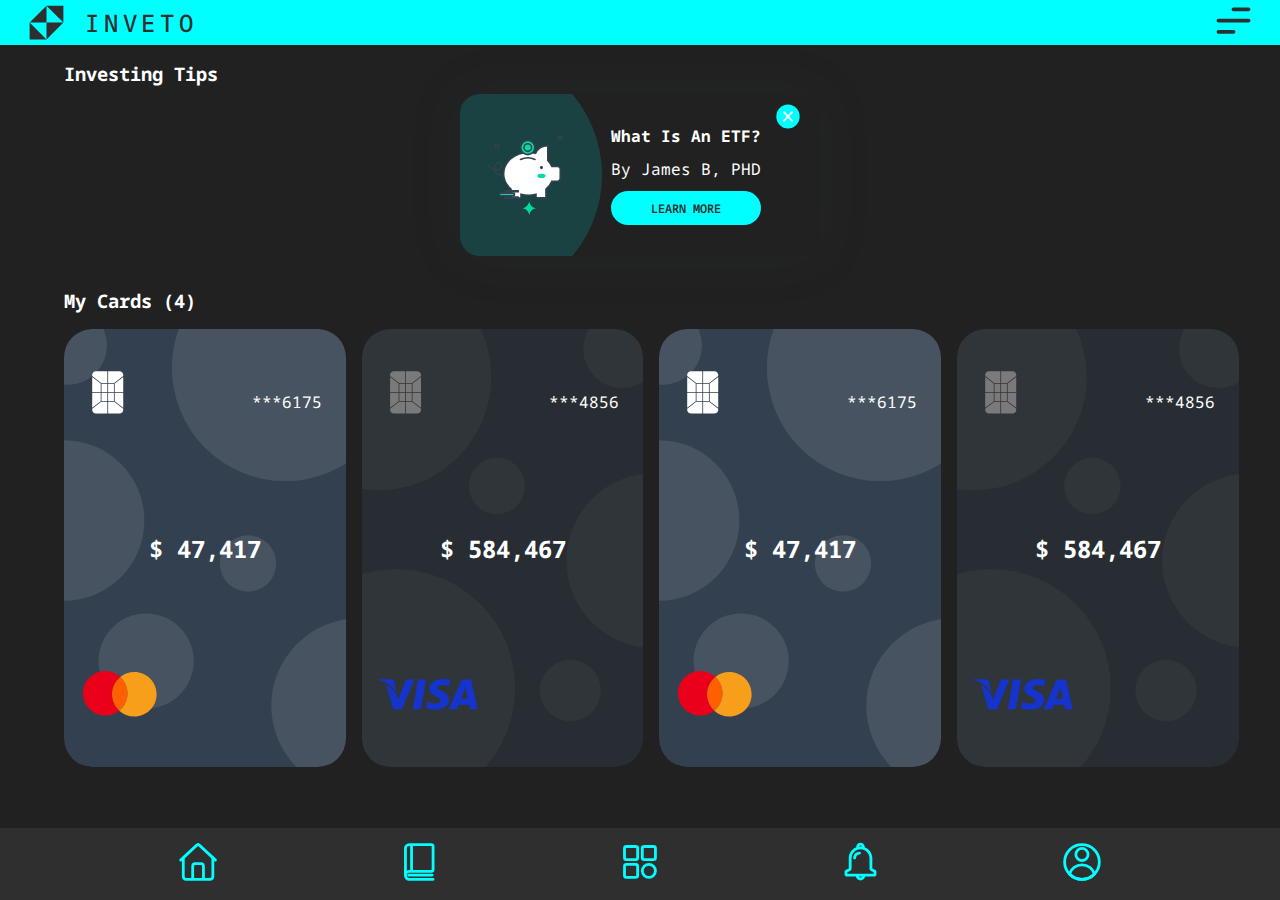
<file: index.html>
<!DOCTYPE html>
<html lang="en">

<head>
  <meta charset="UTF-8">
  <meta name="viewport" content="width=device-width, initial-scale=1.0">
  <title>INVETO</title>
  <script src="js/app.js" type="module" defer></script>
  <link rel="shortcut icon" href="storage/img/icono0.svg" type="image/svg">
  <link href='https://unpkg.com/boxicons@2.1.4/css/boxicons.min.css' rel='stylesheet'>
  <link rel="stylesheet" href="css/style.css">

</head>

<body>
  <header>
    <div class="logo">
      <img src="storage/img/logo.svg" />
      <h1>INVETO</h1>
    </div>
    <div class="top-menu">
      <img src="storage/img/menu-top.svg" />
    </div>
  </header>

</html>
<link rel="shortcut icon" href="storage/img/icono0.svg" type="image/svg" />
<link href="https://unpkg.com/boxicons@2.1.4/css/boxicons.min.css" rel="stylesheet" />
<link rel="stylesheet" href="css/style.css" />
</head>
<section class="banner">
  <article class="banner-title">
    <h3>Investing Tips</h3>
  </article>
  <article class="banner-card">
    <a><img id="close-icon" src="storage/img/close-icon.svg"></a>
    <div class="circle"></div>
    <img src="storage/img/icono0.svg" />
    <div class="banner-info">
      <h3>What is an ETF?</h3>
      <p>By James B, PHD</p>
      <a>LEARN MORE</a>
    </div>
  </article>
</section>
<main>
  <article class="main-title">
    <h3>My Cards (4)</h3>
  </article>
  <article class="cards">
    <div class="card">
      <p>***6175</p>
      <h2>$ 47,417</h2>
      <img class="card-bg" src="storage/img/card.svg" />
      <img class="logo" src="storage/img/mastercard.svg" />
    </div>
    <div class="card">
      <p>***4856</p>
      <h2>$ 584,467</h2>
      <img class="card-bg" src="storage/img/cardLoad.svg" />
      <img class="logo" src="storage/img/visa.svg" />
    </div>
    <div class="card">
      <p>***6175</p>
      <h2>$ 47,417</h2>
      <img class="card-bg" src="storage/img/card.svg" />
      <img class="logo" src="storage/img/mastercard.svg" />
    </div>
    <div class="card">
      <p>***4856</p>
      <h2>$ 584,467</h2>
      <img class="card-bg" src="storage/img/cardLoad.svg" />
      <img class="logo" src="storage/img/visa.svg" />
    </div>
  </article>
</main>
<nav>
  <ul>
    <li><a href="#"><img src="storage/img/home.svg" alt=""></a></li>
    <li><a href="views/balance.html"><img src="storage/img/content.svg" alt=""></a></li>
    <li><a href="index.html"><img src="storage/img/menu.svg" alt=""></a></li>
    <li><a href="#"><img src="storage/img/notification.svg" alt=""></a></li>
    <li><a href="views/profile.html"><img src="storage/img/user.svg" alt=""></a></li>
  </ul>
</nav>
</body>

</html>
</file>
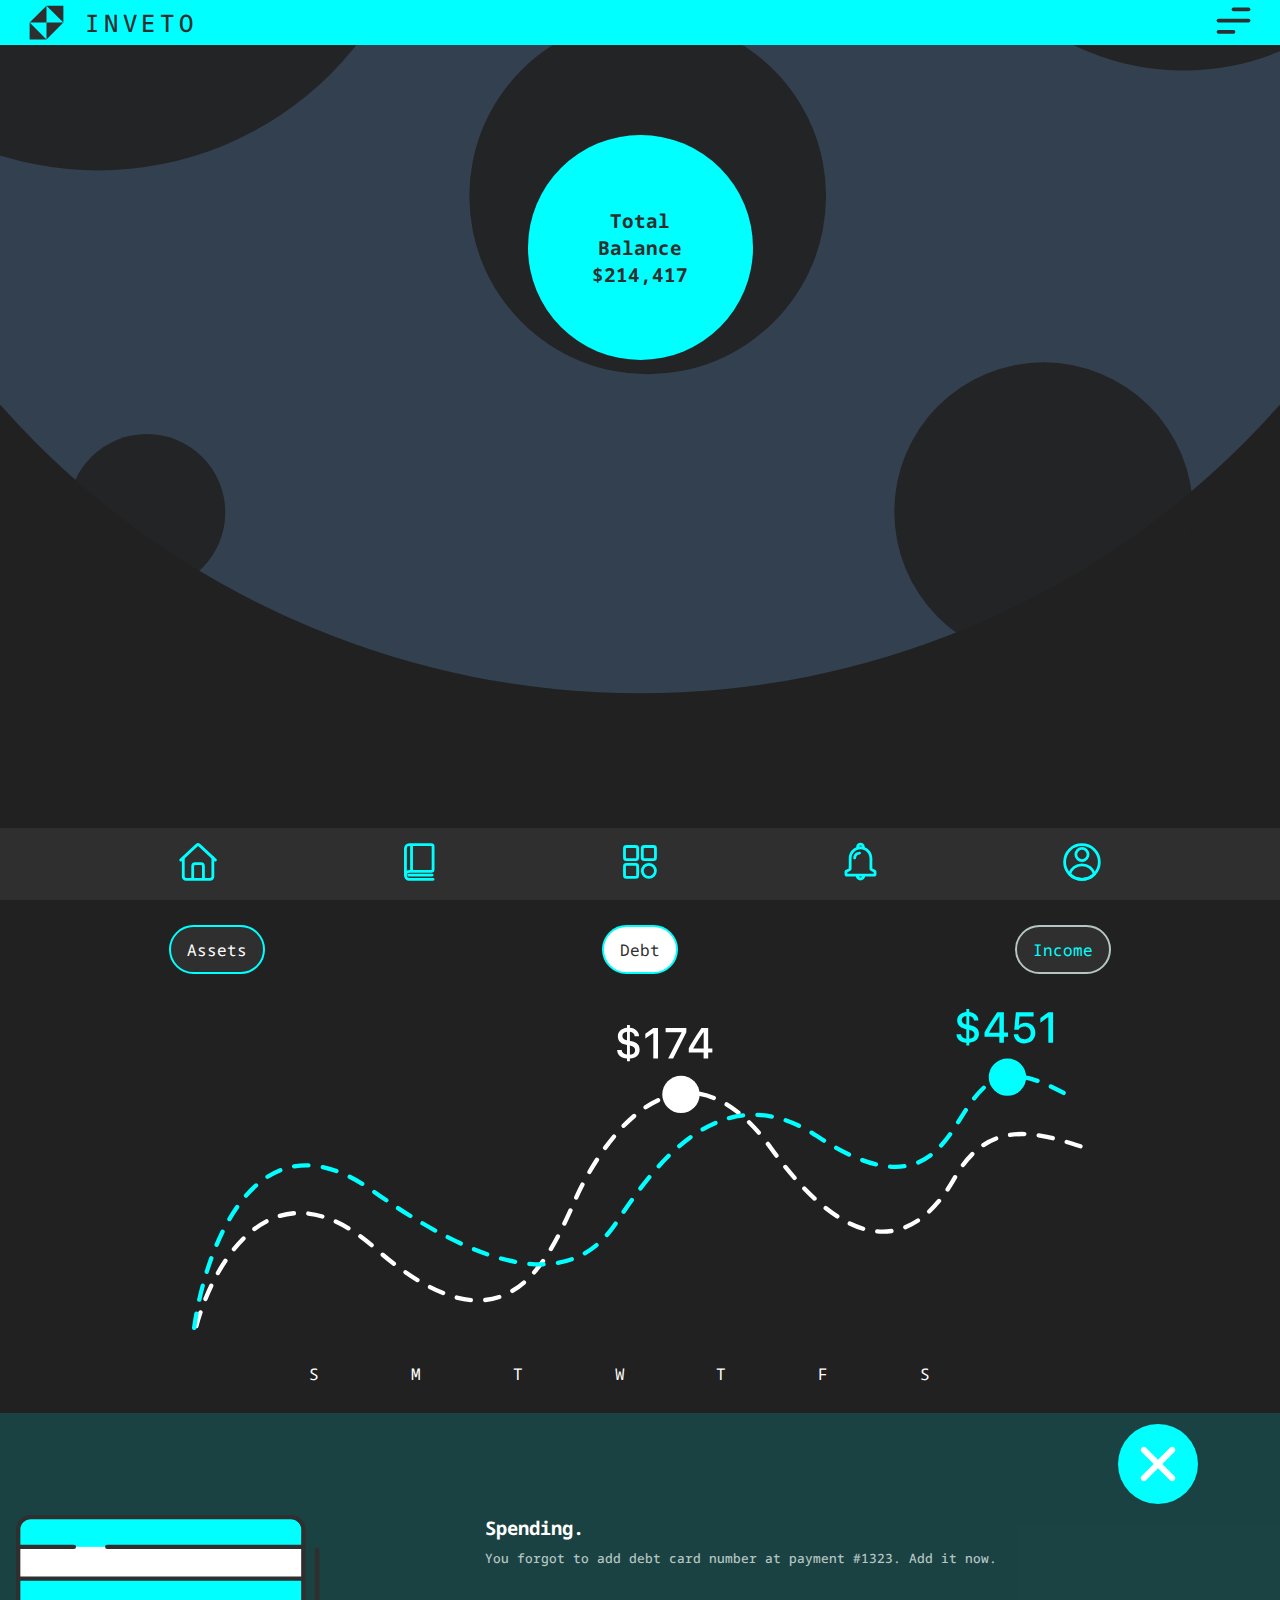
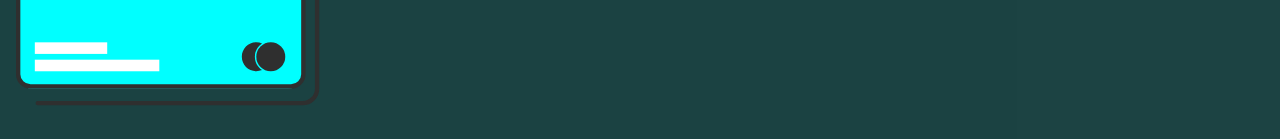
<file: views/balance.html>
<!DOCTYPE html>
<html lang="en">

<head>
    <meta charset="UTF-8">
    <meta name="viewport" content="width=device-width, initial-scale=1.0">
    <title>INVETO</title>
    <script src="../js/app.js" type="module" defer></script>
    <link rel="shortcut icon" href="../storage/img/icono0.svg" type="image/svg">
    <link href='https://unpkg.com/boxicons@2.1.4/css/boxicons.min.css' rel='stylesheet'>
    <link rel="stylesheet" href="../css/style.css">

</head>

<body>
    <header>
        <div class="logo">
          <img src="../storage/img/logo.svg" />
          <h1>INVETO</h1>
        </div>
        <div class="top-menu">
          <img src="../storage/img/menu-top.svg" />
        </div>
      </header>
    <section class="total-balance">
        <img src="../storage/img/balance-pattern.svg" />
        <div><h2>Total<br>Balance<br>$214,417</h2></div>
    </section>

    <section class="middle-nav">
        <a href="#">Assets</a>
        <a href="#">Debt</a>
        <a href="#">Income</a>
    </section>

    <section class="balance-chart">
        <img src="../storage/img/balance-chart.svg" />
        <article>S M T W T F S</article>
    </section>

    <section class="lower-banner">
        <img id="card-icon" src="../storage/img/card-icon.svg" />
        <article>
            <h3>Spending.</h3>
            <p>You forgot to add debt card number at payment #1323. Add it now.</p>
        </article>
        <img id="close-icon2" src="../storage/img/close-icon.svg" />
    </section>
    <nav>
        <ul>
            <li><a href="#"><img src="../storage/img/home.svg" alt=""></a></li>
            <li><a href="balance.html"><img src="../storage/img/content.svg" alt=""></a></li>
            <li><a href="../index.html"><img src="../storage/img/menu.svg" alt=""></a></li>
            <li><a href="#"><img src="../storage/img/notification.svg" alt=""></a></li>
            <li><a href="profile.html"><img src="../storage/img/user.svg" alt=""></a></li>
        </ul>
    </nav>
</body>

</html>
</file>
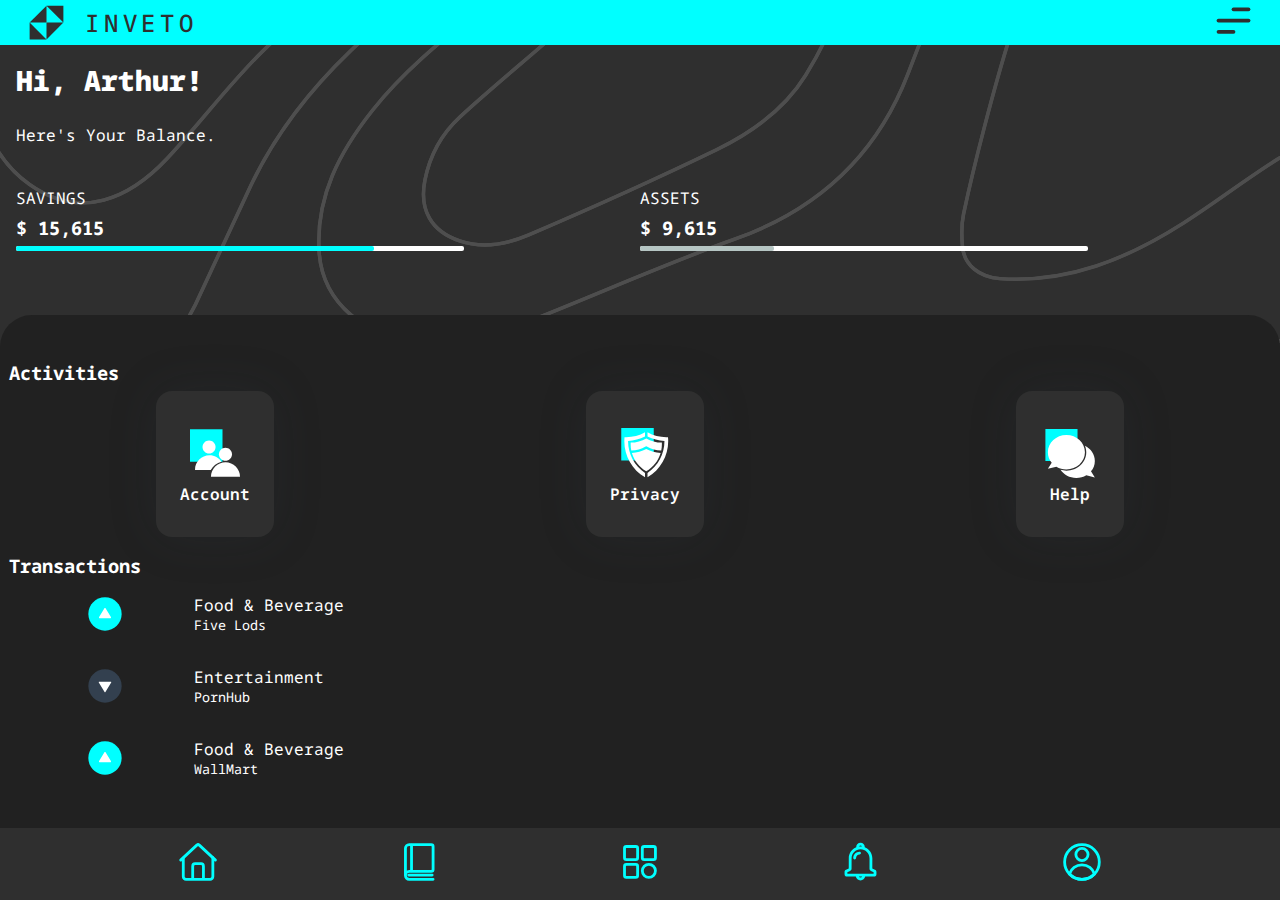
<file: views/profile.html>
<!DOCTYPE html>
<html lang="en">

<head>
    <meta charset="UTF-8">
    <meta name="viewport" content="width=device-width, initial-scale=1.0">
    <title>INVETO</title>
    <script src="../js/app.js" type="module" defer></script>
    <link rel="shortcut icon" href="../storage/img/icono0.svg" type="image/svg">
    <link href='https://unpkg.com/boxicons@2.1.4/css/boxicons.min.css' rel='stylesheet'>
    <link rel="stylesheet" href="../css/style.css">

</head>

<body>
    <main id="profile">
        <header>
            <div class="logo">
                <img src="../storage/img/logo.svg" />
                <h1>INVETO</h1>
            </div>
            <div class="top-menu">
                <img src="../storage/img/menu-top.svg" />
            </div>
        </header>
        <section class="profile-banner">
            <h1 id="greeting">Hi, Arthur!</h1>
            <p>Here's Your Balance.</p>
            <article>
                <p>SAVINGS</p>
                <h3>$ 15,615</h3>
                <div class="balance-bar">
                    <div id="progress-bar-1"></div>
                </div>
            </article>
            <article>
                <p>ASSETS</p>
                <h3>$ 9,615</h3>
                <div class="balance-bar">
                    <div id="progress-bar-2"></div>
                </div>
            </article>
        </section>
        <section class="main-content">
            <h3>Activities</h3>
            <div class="activities">
                <article>
                    <img src="../storage/img/account.svg" />
                    <p>Account</p>
                </article>
                <article>
                    <img src="../storage/img/privacy.svg" />
                    <p>Privacy</p>
                </article>
                <article>
                    <img src="../storage/img/help.svg" />
                    <p>Help</p>
                </article>
            </div>
            <h3>Transactions</h3>
            <div class="transactions">
                <article>
                    <img src="../storage/img/balance-up.svg" />
                    <p>Food & Beverage</p>
                    <small>Five Lods</small>
                </article>
                <article>
                    <img src="../storage/img/balance-down.svg" />
                    <p>Entertainment</p>
                    <small>PornHub</small>
                </article>
                <article>
                    <img src="../storage/img/balance-up.svg" />
                    <p>Food & Beverage</p>
                    <small>WallMart</small>
                </article>
                <article>
                    <img src="../storage/img/balance-down.svg" />
                    <p>Shopping</p>
                    <small>Target</small>
                </article>
                <article>
                    <img src="../storage/img/balance-up.svg" />
                    <p>Subscriptions</p>
                    <small>Netflix</small>
                </article>
                <article>
                    <img src="../storage/img/balance-down.svg" />
                    <p>Shopping</p>
                    <small>Oxxo</small>
                </article>
            </div>
        </section>
    </main>
    <nav>
        <ul>
            <li><a href="#"><img src="../storage/img/home.svg" alt=""></a></li>
            <li><a href="balance.html"><img src="../storage/img/content.svg" alt=""></a></li>
            <li><a href="../index.html"><img src="../storage/img/menu.svg" alt=""></a></li>
            <li><a href="#"><img src="../storage/img/notification.svg" alt=""></a></li>
            <li><a href="profile.html"><img src="../storage/img/user.svg" alt=""></a></li>
        </ul>
    </nav>
</body>

</html>
</file>
<file: css/style.css>
@import url(variables.css);
* {
  margin: 0;
  padding: 0;
  box-sizing: border-box;
  font-family: "Noto Sans Mono", sans-serif;
  color: var(--text-color);
}

a {
  text-decoration: none;
}

body {
  max-height: 92svh;
  background-color: var(--background-color);
}

header {
  background-color: var(--primary-color);
  height: 5svh;
  display: flex;
  justify-content: space-between;
  align-items: center;
  padding: 0 1.5em;
}

header .logo {
  display: flex;
  align-items: center;
  column-gap: 1em;
  letter-spacing: 0.3em;
  color: var(--secondary-color);
}

header .logo h1 {
  font-size: 1.5rem;
  font-weight: 500;
  color: var(--secondary-color);
}

header img {
  height: 5svh;
}

h3 {
  text-transform: capitalize;
  color: var(--text-color);
}

.banner {
  padding: 1em 0;
  display: flex;
  flex-direction: column;
  align-items: center;
}

.banner-title {
  width: 90%;
  padding-bottom: 0.5em;
}

.banner-card {
  width: 90%;
  max-width: 360px;
  height: 18svh;
  box-shadow: 0 0 50px 0 rgba(51, 64, 79, 0.15);
  border-radius: 20px;
  display: flex;
  align-items: center;
  justify-content: center;
  position: relative;
  overflow: hidden;
}

.banner-card img {
  height: 80px;
  padding: 0 3em 0 0;
  z-index: 1;
}

.banner-card .circle {
  position: absolute;
  width: 250px;
  height: 250px;
  background-color: var(--light-primary-color);
  border-radius: 50%;
  left: -30%;
}

#close-icon {
  position: absolute;
  top: 0.5em;
  right: -1.9em;
  height: 1.8em;
  z-index: 2;
}

.banner-info {
  display: flex;
  flex-direction: column;
  padding-right: 2em;
  row-gap: 0.7em;
  z-index: 1;
}

div.banner-info > a {
  background-color: var(--primary-color);
  font-weight: 600;
  color: var(--secondary-color);
  padding: 0.7em 2em;
  text-align: center;
  border-radius: 1.5em;
  font-size: 12px;
}

div.banner-info > h3 {
  font-size: 1rem;
}

.banner-info p {
  color: var(--text-color);
}

main {
  height: 55svh;
  display: flex;
  flex-direction: column;
  justify-content: flex-start;
  padding-left: 5%;
}

.main-title {
  padding: 1em 0;
  width: 90%;
}

.cards {
  height: 100%;
  display: flex;
  justify-content: flex-start;
  overflow-x: scroll;
  column-gap: 1em;
}

.card {
  flex: 0 0 auto;
  display: grid;
  align-items: center;
  justify-items: center;
  height: 100%;
  grid-template-columns: 1fr 1fr 1fr;
  grid-template-rows: 1fr 1fr 1fr;
  color: var(--text-color);
}

.card .card-bg {
  height: 100%;
  z-index: -1;
  grid-area: 1 / 1 / 4 / 4;
}

.profile-banner {
  padding: 2em;
  color: var(--text-color);
  display: grid;
  grid-template-columns: repeat(2, minmax(50px, 1fr));
  grid-template-rows: repeat(6, 1fr);
  grid-template-areas:
    "greeting greeting greeting"
    "message message message"
    "balance balance balance";
}

.card p {
  grid-area: 1 / 3 / span 1 / span 1;
  justify-self: start;
}

.card h2 {
  grid-area: 2 / 1 / span 1 / span 3;
  align-self: center;
  justify-self: center;
  color: var(--text-color);
}

#profile {
  background-color: var(--secondary-color);
  background-image: url(../storage/img/background-pattern.svg);
  background-repeat: no-repeat;
  background-size: cover;
}

.profile-banner > p {
  grid-area: message;
  padding-bottom: 0;
}

.card .logo {
  grid-area: 3 / 1 / span 1 / span 2;
  justify-self: start;
  padding-left: 1em;
}

.profile-banner > section > article {
  display: grid;
  grid-template-rows: 1fr 1fr 1fr;
  row-gap: 2em;
}

nav {
  background-color: var(--secondary-color);
  width: 100vw;
  position: fixed;
  bottom: 0;
}

nav > ul {
  display: flex;
  height: 8vh;
  align-items: center;
  justify-content: space-evenly;
}

nav > ul > li {
  list-style: none;
}

nav > ul > li > a {
  text-decoration: none;
}

nav > ul > li > a > img {
  height: 5vh;
}

.total-balance {
  width: 100vw;
  display: grid;
  grid-template-columns: 1fr;
  grid-template-rows: 1fr;
}

.total-balance > img {
  width: 100vw;
  grid-area: 1 / 1 / span 1 / span 1;
  object-fit: contain;
}

.total-balance > div {
  grid-area: 1 / 1 / span 1 / span 1;
  margin: 10svh auto 0 auto;
  display: flex;
  justify-content: center;
  align-items: center;
  text-align: center;
  border-radius: 50%;
  height: 25svh;
  width: 25svh;
  background-color: var(--primary-color);
}

.total-balance > div > h2 {
  text-align: center;
  font-size: 1.2rem;
  width: 50%;
  color: var(--secondary-color);
  font-weight: 700;
}

.middle-nav {
  padding: 3svh 0;
  width: 100%;
  display: flex;
  justify-content: space-around;
}

.middle-nav > a {
  text-decoration: none;
  padding: 0.7em 1em;
  background-color: var(--primary-color);
  border-radius: 2em;
}

.middle-nav > a:first-child {
  background-color: var(--secondary-color);
  color: var(--text-color);
  border: 2px solid var(--primary-color);
}

.middle-nav > a:nth-child(2) {
  background-color: var(--text-color);
  color: var(--secondary-color);
  border: 2px solid var(--primary-color);
}

.middle-nav > a:last-child {
  background-color: var(--secondary-color);
  color: var(--primary-color);
  border: 2px solid var(--tertiary-color);
}

.balance-chart {
  width: 70vw;
  margin: auto;
}

.balance-chart img {
  width: 100%;
}

.balance-chart > article {
  width: 100%;
  letter-spacing: 3.2vw;
  text-align: center;
  white-space: nowrap;
  padding: 3.1svh 0;
}

.lower-banner {
  display: grid;
  padding: 0;
  width: 100vw;
  grid-template-columns: repeat(2, fr) repeat(3, 1fr) 0.5fr;
  grid-template-rows: 0.5fr 2fr;
  column-gap: 1.5em;
  background-color: var(--light-primary-color);
  padding-bottom: 1.2em;
}

#card-icon {
  grid-area: 2 / 1 / span 1 / span 2;
  width: 25vw;
  padding-left: 1em;
}

#greeting {
  padding-bottom: 0;
}

#close-icon2 {
  width: 8vw;
  grid-area: 1 / 6 / span 1 / span 1;
  padding: 0.2em;
}

.lower-banner > article {
  grid-area: 2 / 3 / span 1 / span 4;
}

.lower-banner > article > h3 {
  color: var(--text-color);
}

.lower-banner > article > p {
  padding-top: 0.7em;
  font-size: 0.8rem;
  color: var(--tertiary-color);
  font-weight: 500;
}

.main-content {
  background-color: var(--background-color);
  position: absolute;
  bottom: 25svh;
  padding: 5svh 0 0 0;
  border-radius: 2rem 2rem 0 0;
  height: 40svh;
  width: 100vw;
  color: var(--text-color);
}

.main-content h3 {
  background-color: transparent;
  color: var(--text-color);
  padding: 0 1vh 0 1vh;
}

.activities {
  display: flex;
  justify-content: space-around;
  padding: 0.4em 0 1em 0;
}

.activities article {
  background-color: var(--secondary-color);
  box-shadow: 0 0 20px #00ffff, 0 0 40px #00ffff, 0 0 60px #00ffff;
  border-radius: 1em;
  padding: 2em 1.5em;
  display: flex;
  flex-direction: column;
  justify-content: center;
  align-items: center;
  font-weight: 600;
  box-shadow: 0 0 50px 0 rgba(51, 64, 79, 0.15);
}

.activities article img {
  width: 60px;
}

.transactions {
  display: flex;
  flex-direction: column;
  overflow-y: scroll;
  height: 23svh;
}

.transactions > article {
  display: grid;
  grid-template-columns: repeat(7, 1fr);
  grid-template-rows: 2;
  padding: 1em 1em;
}

.transactions > article > img {
  grid-area: 1 / 1 / span 2 / span 1;
  height: 40px;
  justify-self: center;
  align-self: center;
}

.transactions > article > p {
  grid-area: 1 / 2 / span 1 / span 6;
}

.transactions > article > small {
  grid-area: 2 / 2 / span 1 / span 6;
}

#profile {
  width: 100vw;
  padding: 0;
}

.profile-banner {
  padding: 1em;
  color: var(--text-color);
  display: grid;
  grid-template-columns: repeat(2, minmax(50px, 1fr));
  grid-template-rows: repeat(3, 1fr);
  grid-template-areas:
    "greeting greeting greeting"
    "message message message"
    "balance balance balance";
}

.profile-banner > h1 {
  font-size: 28px;
  font-weight: 900;
  grid-area: greeting;
}

.profile-banner > p {
  grid-area: message;
  display:block;
  padding-bottom: 0 !important;
}

.profile-banner > section {
  grid-area: balance;
  display: flex;
}

.profile-banner > section > article {
  padding-top: 0;
  display: grid;
  grid-template-rows: 1fr 1fr 1fr;
  row-gap: 2em;
}

.profile-banner > article > h3 {
  color: var(--text-color);
  padding: 0.3em 0;
}

.balance-bar {
  height: 5px;
  background-color: var(--text-color);
  width: 35vw;
  border-radius: 2px;
}

#progress-bar-1 {
  height: 5px;
  border-radius: 2px;
  background-color: var(--primary-color);
  width: 80%;
}

#progress-bar-2 {
  height: 5px;
  border-radius: 2px;
  background-color: var(--tertiary-color);
  width: 30%;
}
</file>
